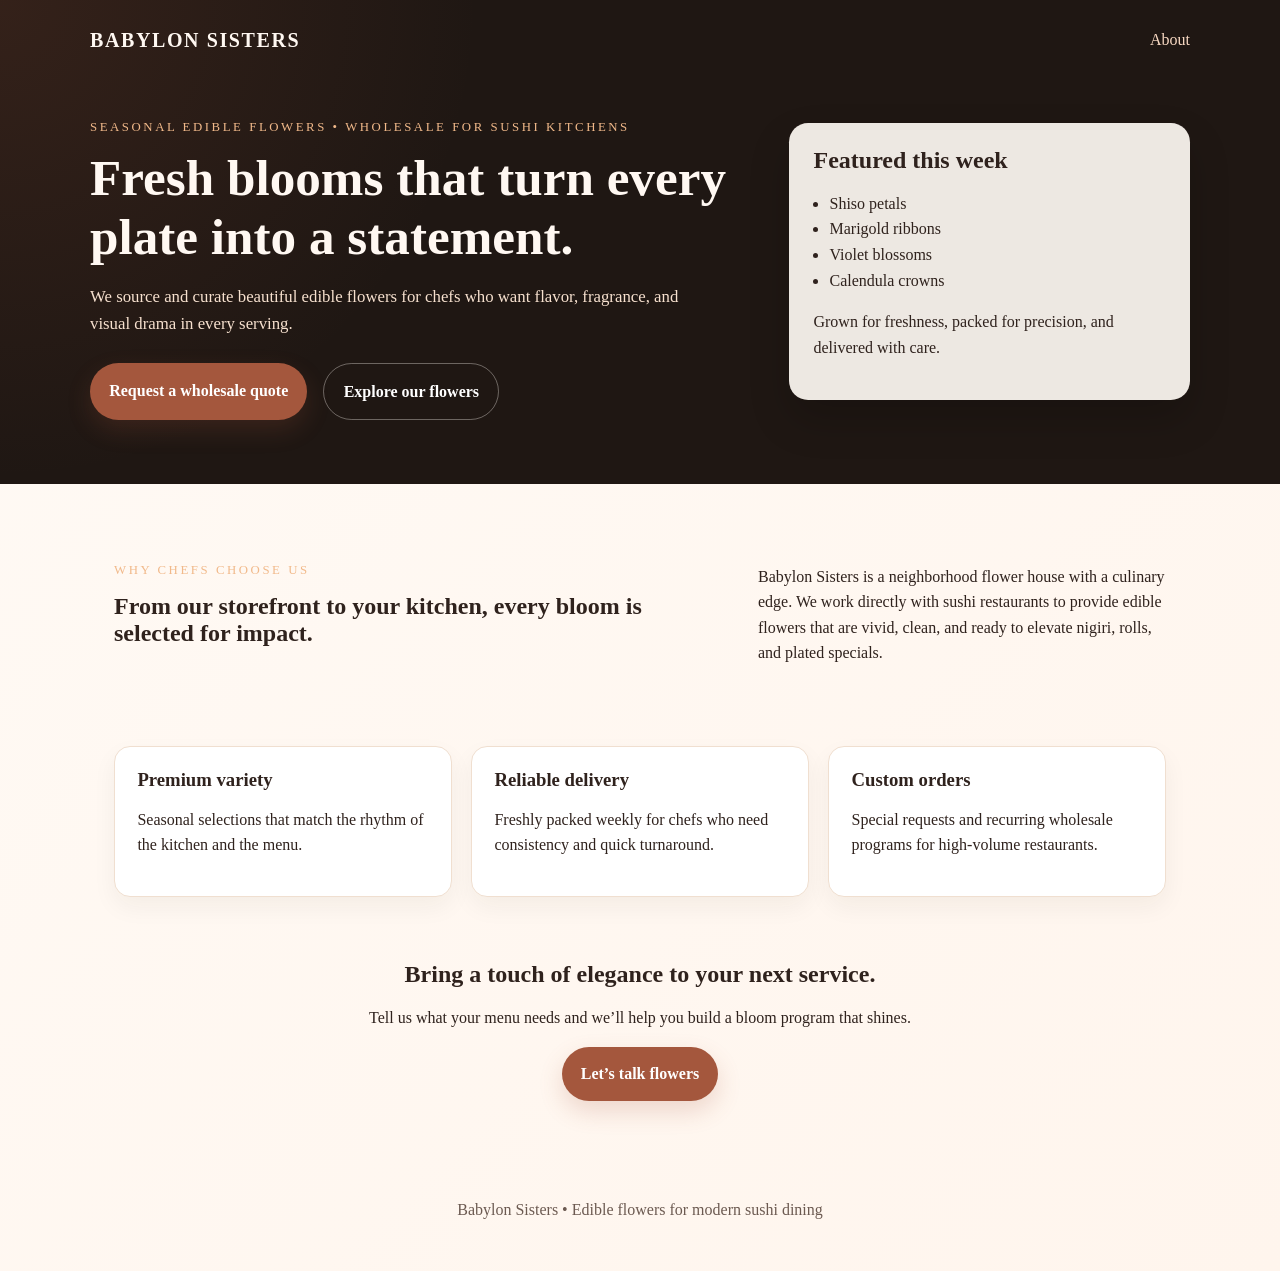
<file: v1/index.html>
<!DOCTYPE html>
<html lang="en">
  <head>
    <meta charset="UTF-8" />
    <meta name="viewport" content="width=device-width, initial-scale=1.0" />
    <title>Babylon Sisters | Edible Flowers for Sushi Restaurants</title>
    <meta
      name="description"
      content="Babylon Sisters supplies premium edible flowers to sushi restaurants, bringing color, aroma, and seasonal luxury to every plate."
    />
    <link rel="stylesheet" href="main.css" />
  </head>
  <body>
    <header class="hero">
      <nav class="nav">
        <a class="brand" href="#">Babylon Sisters</a>
        <a class="nav-link" href="#about">About</a>
      </nav>

      <div class="hero-content">
        <div class="hero-copy">
          <p class="eyebrow">Seasonal edible flowers • wholesale for sushi kitchens</p>
          <h1>Fresh blooms that turn every plate into a statement.</h1>
          <p class="lead">
            We source and curate beautiful edible flowers for chefs who want flavor,
            fragrance, and visual drama in every serving.
          </p>
          <div class="hero-actions">
            <a class="button primary" href="mailto:orders@babylonsisters.com">Request a wholesale quote</a>
            <a class="button secondary" href="#products">Explore our flowers</a>
          </div>
        </div>

        <div class="hero-card" aria-label="Featured flower assortment">
          <h2>Featured this week</h2>
          <ul>
            <li>Shiso petals</li>
            <li>Marigold ribbons</li>
            <li>Violet blossoms</li>
            <li>Calendula crowns</li>
          </ul>
          <p>Grown for freshness, packed for precision, and delivered with care.</p>
        </div>
      </div>
    </header>

    <main>
      <section id="about" class="section intro">
        <div>
          <p class="section-label">Why chefs choose us</p>
          <h2>From our storefront to your kitchen, every bloom is selected for impact.</h2>
        </div>
        <p>
          Babylon Sisters is a neighborhood flower house with a culinary edge. We work directly with
          sushi restaurants to provide edible flowers that are vivid, clean, and ready to elevate
          nigiri, rolls, and plated specials.
        </p>
      </section>

      <section id="products" class="section cards">
        <article class="card">
          <h3>Premium variety</h3>
          <p>Seasonal selections that match the rhythm of the kitchen and the menu.</p>
        </article>
        <article class="card">
          <h3>Reliable delivery</h3>
          <p>Freshly packed weekly for chefs who need consistency and quick turnaround.</p>
        </article>
        <article class="card">
          <h3>Custom orders</h3>
          <p>Special requests and recurring wholesale programs for high-volume restaurants.</p>
        </article>
      </section>

      <section class="section cta">
        <h2>Bring a touch of elegance to your next service.</h2>
        <p>Tell us what your menu needs and we’ll help you build a bloom program that shines.</p>
        <a class="button primary" href="mailto:orders@babylonsisters.com">Let’s talk flowers</a>
      </section>
    </main>

    <footer class="footer">
      <p>Babylon Sisters • Edible flowers for modern sushi dining</p>
    </footer>
  </body>
</html>
</file>
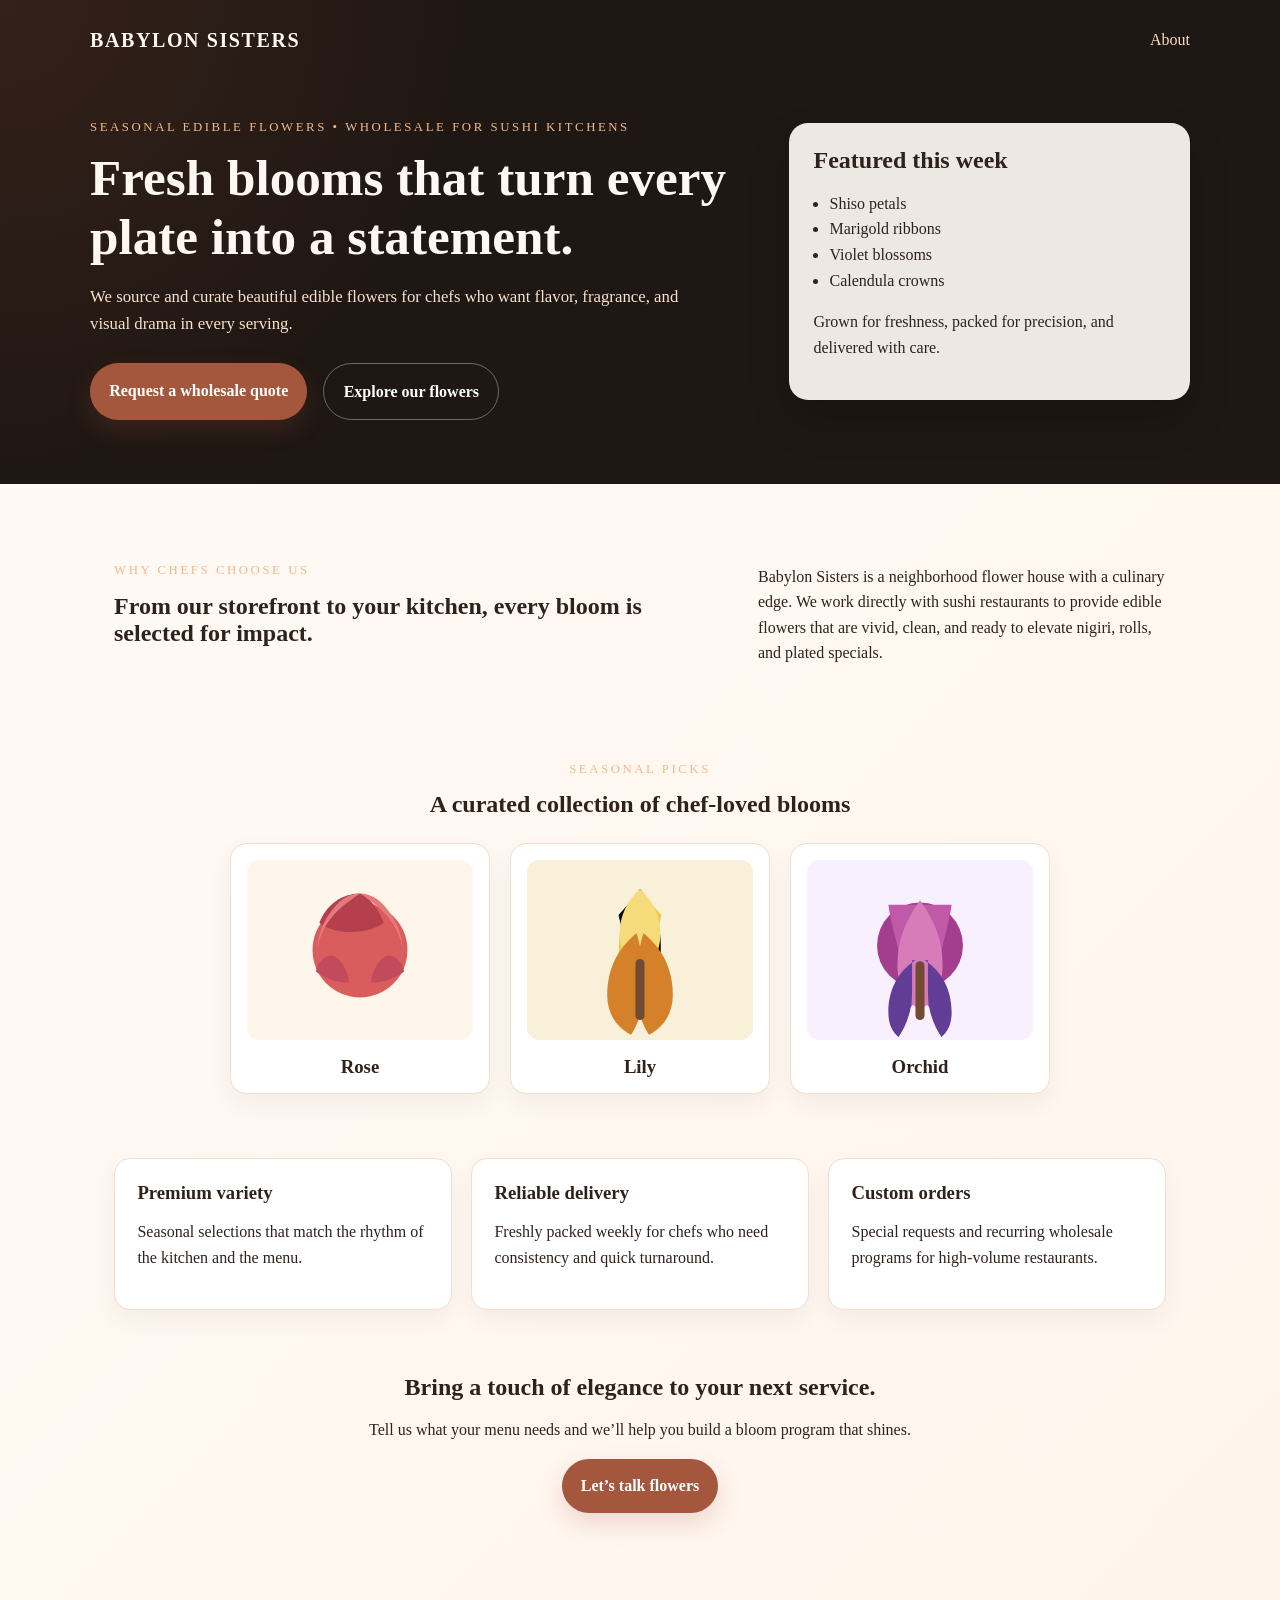
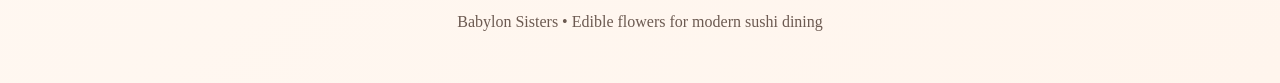
<file: v2/index.html>
<!DOCTYPE html>
<html lang="en">
  <head>
    <meta charset="UTF-8" />
    <meta name="viewport" content="width=device-width, initial-scale=1.0" />
    <title>Babylon Sisters | Edible Flowers for Sushi Restaurants</title>
    <meta
      name="description"
      content="Babylon Sisters supplies premium edible flowers to sushi restaurants, bringing color, aroma, and seasonal luxury to every plate."
    />
    <link rel="stylesheet" href="main.css" />
  </head>
  <body>
    <header class="hero">
      <nav class="nav">
        <a class="brand" href="#">Babylon Sisters</a>
        <a class="nav-link" href="#about">About</a>
      </nav>

      <div class="hero-content">
        <div class="hero-copy">
          <p class="eyebrow">Seasonal edible flowers • wholesale for sushi kitchens</p>
          <h1>Fresh blooms that turn every plate into a statement.</h1>
          <p class="lead">
            We source and curate beautiful edible flowers for chefs who want flavor,
            fragrance, and visual drama in every serving.
          </p>
          <div class="hero-actions">
            <a class="button primary" href="mailto:orders@babylonsisters.com">Request a wholesale quote</a>
            <a class="button secondary" href="#products">Explore our flowers</a>
          </div>
        </div>

        <div class="hero-card" aria-label="Featured flower assortment">
          <h2>Featured this week</h2>
          <ul>
            <li>Shiso petals</li>
            <li>Marigold ribbons</li>
            <li>Violet blossoms</li>
            <li>Calendula crowns</li>
          </ul>
          <p>Grown for freshness, packed for precision, and delivered with care.</p>
        </div>
      </div>
    </header>

    <main>
      <section id="about" class="section intro">
        <div>
          <p class="section-label">Why chefs choose us</p>
          <h2>From our storefront to your kitchen, every bloom is selected for impact.</h2>
        </div>
        <p>
          Babylon Sisters is a neighborhood flower house with a culinary edge. We work directly with
          sushi restaurants to provide edible flowers that are vivid, clean, and ready to elevate
          nigiri, rolls, and plated specials.
        </p>
      </section>

      <section class="section flowers" aria-labelledby="flower-collection-title">
        <div class="section-heading">
          <p class="section-label">Seasonal picks</p>
          <h2 id="flower-collection-title">A curated collection of chef-loved blooms</h2>
        </div>
        <div class="flower-grid">
          <article class="flower-card">
            <img src="data:image/svg+xml,%3Csvg xmlns='http://www.w3.org/2000/svg' viewBox='0 0 200 200'%3E%3Crect width='200' height='200' rx='24' fill='%23fff6eb'/%3E%3Ccircle cx='100' cy='100' r='42' fill='%23d95d5d'/%3E%3Cpath d='M100 50c-16 0-30 10-36 26 8 6 18 8 28 8 10 0 20-2 29-8-6-16-17-26-21-26z' fill='%23b53f4d'/%3E%3Cpath d='M100 50c11 0 20 7 27 18 8 11 11 24 11 37 0-11-4-21-10-30-7-10-16-17-28-25z' fill='%23e47b7b'/%3E%3Cpath d='M100 50c-11 0-20 7-27 18-8 11-11 24-11 37 0-11 4-21 10-30 7-10 16-17 28-25z' fill='%23e47b7b'/%3E%3Cpath d='M74 105c-6 0-12 7-13 14 8 6 19 10 29 10 0-8-4-16-10-22-3-2-4-2-6-2z' fill='%23c14b5a'/%3E%3Cpath d='M126 105c6 0 12 7 13 14-8 6-19 10-29 10 0-8 4-16 10-22 3-2 4-2 6-2z' fill='%23c14b5a'/%3E%3C/svg%3E" alt="Rose blossom" />
            <h3>Rose</h3>
          </article>
          <article class="flower-card">
            <img src="data:image/svg+xml,%3Csvg xmlns='http://www.w3.org/2000/svg' viewBox='0 0 200 200'%3E%3Crect width='200' height='200' rx='24' fill='%23f8f0d8'/%3E%3Cpath d='M100 46c-16 18-20 38-18 62 3 27 20 39 35 46-7-15-10-31-8-48 3-16 8-26 10-37-6-7-11-11-19-23z' fill='%23f0c74f'/%3E%3Cpath d='M100 46c16 18 20 38 18 62-3 27-20 39-35 46 7-15 10-31 8-48-3-16-8-26-10-37 6-7 11-11 19-23z' fill='%23e5a63'/%3E%3Cpath d='M100 46c-11 10-18 23-18 40 0 18 10 32 18 41 8-9 18-23 18-41 0-17-7-30-18-40z' fill='%23f6db7a'/%3E%3Cpath d='M97 85c-18 15-26 33-26 55 0 17 9 29 21 35 8-12 12-28 12-44 0-16-3-31-7-46z' fill='%23d4812a'/%3E%3Cpath d='M103 85c18 15 26 33 26 55 0 17-9 29-21 35-8-12-12-28-12-44 0-16 3-31 7-46z' fill='%23d4812a'/%3E%3Crect x='96' y='108' width='8' height='54' rx='4' fill='%23704b32'/%3E%3C/svg%3E" alt="Lily blossom" />
            <h3>Lily</h3>
          </article>
          <article class="flower-card">
            <img src="data:image/svg+xml,%3Csvg xmlns='http://www.w3.org/2000/svg' viewBox='0 0 200 200'%3E%3Crect width='200' height='200' rx='24' fill='%23f8f0ff'/%3E%3Ccircle cx='100' cy='96' r='38' fill='%23a33d8d'/%3E%3Cpath d='M100 60c-8 18-10 34-6 58 4 20 11 33 24 41-3-16-4-35 0-53 4-20 8-31 10-46-9 0-16 0-28 0z' fill='%23c05aa8'/%3E%3Cpath d='M100 60c8 18 10 34 6 58-4 20-11 33-24 41 3-16 4-35 0-53-4-20-8-31-10-46 9 0 16 0 28 0z' fill='%23c05aa8'/%3E%3Cpath d='M100 56c-14 20-20 36-20 58 0 19 9 31 20 40 11-9 20-21 20-40 0-22-6-38-20-58z' fill='%23d87bb9'/%3E%3Cpath d='M96 109c-16 10-24 27-24 46 0 10 3 17 9 22 7-10 12-24 12-39 0-10-0-20-0-29 1-0-1 0 3 0z' fill='%23613d96'/%3E%3Cpath d='M104 109c16 10 24 27 24 46 0 10-3 17-9 22-7-10-12-24-12-39 0-10 0-20 0-29-1 0 1 0-3 0z' fill='%23613d96'/%3E%3Crect x='96' y='110' width='8' height='52' rx='4' fill='%23704b32'/%3E%3C/svg%3E" alt="Orchid blossom" />
            <h3>Orchid</h3>
          </article>
        </div>
      </section>

      <section id="products" class="section cards">
        <article class="card">
          <h3>Premium variety</h3>
          <p>Seasonal selections that match the rhythm of the kitchen and the menu.</p>
        </article>
        <article class="card">
          <h3>Reliable delivery</h3>
          <p>Freshly packed weekly for chefs who need consistency and quick turnaround.</p>
        </article>
        <article class="card">
          <h3>Custom orders</h3>
          <p>Special requests and recurring wholesale programs for high-volume restaurants.</p>
        </article>
      </section>

      <section class="section cta">
        <h2>Bring a touch of elegance to your next service.</h2>
        <p>Tell us what your menu needs and we’ll help you build a bloom program that shines.</p>
        <a class="button primary" href="mailto:orders@babylonsisters.com">Let’s talk flowers</a>
      </section>
    </main>

    <footer class="footer">
      <p>Babylon Sisters • Edible flowers for modern sushi dining</p>
    </footer>
  </body>
</html>
</file>
<file: v1/main.css>
:root {
  color-scheme: light;
  --bg: #fffaf5;
  --surface: #ffffff;
  --text: #2f221d;
  --muted: #6c5a51;
  --accent: #a4573d;
  --accent-dark: #7d3421;
  --border: #f0dfd0;
}

* {
  box-sizing: border-box;
}

body {
  margin: 0;
  font-family: Georgia, "Times New Roman", serif;
  color: var(--text);
  background: linear-gradient(135deg, #fffaf5 0%, #fff5ed 100%);
  line-height: 1.6;
}

img {
  max-width: 100%;
}

.hero {
  background: radial-gradient(circle at top left, rgba(164, 87, 61, 0.16), transparent 35%), #1f1713;
  color: #fff8f2;
  padding: 1.5rem 1.5rem 4rem;
}

.nav {
  display: flex;
  justify-content: space-between;
  align-items: center;
  max-width: 1100px;
  margin: 0 auto 3rem;
}

.brand {
  color: #fff8f2;
  text-decoration: none;
  font-size: 1.25rem;
  font-weight: 700;
  letter-spacing: 0.08em;
  text-transform: uppercase;
}

.nav-link {
  color: #f8d9c3;
  text-decoration: none;
}

.hero-content {
  max-width: 1100px;
  margin: 0 auto;
  display: grid;
  grid-template-columns: 1.5fr 0.9fr;
  gap: 2rem;
  align-items: center;
}

.eyebrow,
.section-label {
  text-transform: uppercase;
  letter-spacing: 0.2em;
  font-size: 0.8rem;
  color: #f1b98a;
  margin-bottom: 0.75rem;
}

h1,
h2,
h3 {
  line-height: 1.15;
  margin: 0 0 1rem;
}

h1 {
  font-size: clamp(2.2rem, 4vw, 3.6rem);
  max-width: 700px;
}

.lead {
  font-size: 1.05rem;
  max-width: 620px;
  color: #f7e1cf;
}

.hero-actions {
  display: flex;
  flex-wrap: wrap;
  gap: 1rem;
  margin-top: 1.6rem;
}

.button {
  display: inline-block;
  padding: 0.9rem 1.2rem;
  border-radius: 999px;
  text-decoration: none;
  font-weight: 700;
  transition: transform 180ms ease, box-shadow 180ms ease;
}

.button:hover {
  transform: translateY(-2px);
}

.button.primary {
  background: var(--accent);
  color: white;
  box-shadow: 0 10px 24px rgba(164, 87, 61, 0.2);
}

.button.secondary {
  background: transparent;
  color: white;
  border: 1px solid rgba(255, 248, 242, 0.35);
}

.hero-card {
  background: rgba(255, 250, 245, 0.92);
  color: var(--text);
  padding: 1.5rem;
  border-radius: 1.2rem;
  box-shadow: 0 20px 40px rgba(0, 0, 0, 0.18);
}

.hero-card ul {
  padding-left: 1rem;
  margin: 0 0 1rem;
}

.section {
  max-width: 1100px;
  margin: 0 auto;
  padding: 4rem 1.5rem 0;
}

.intro {
  display: grid;
  grid-template-columns: 1.2fr 0.8fr;
  gap: 2rem;
  align-items: start;
}

.cards {
  display: grid;
  grid-template-columns: repeat(3, minmax(0, 1fr));
  gap: 1.2rem;
}

.card {
  background: var(--surface);
  border: 1px solid var(--border);
  border-radius: 1rem;
  padding: 1.4rem;
  box-shadow: 0 10px 24px rgba(47, 34, 29, 0.05);
}

.cta {
  text-align: center;
  padding-bottom: 4rem;
}

.footer {
  text-align: center;
  padding: 1rem 1.5rem 2rem;
  color: var(--muted);
}

@media (max-width: 780px) {
  .hero-content,
  .intro,
  .cards {
    grid-template-columns: 1fr;
  }

  .hero {
    padding-bottom: 3rem;
  }

  .hero-actions {
    flex-direction: column;
  }
}
</file>
<file: v2/main.css>
:root {
  color-scheme: light;
  --bg: #fffaf5;
  --surface: #ffffff;
  --text: #2f221d;
  --muted: #6c5a51;
  --accent: #a4573d;
  --accent-dark: #7d3421;
  --border: #f0dfd0;
}

* {
  box-sizing: border-box;
}

body {
  margin: 0;
  font-family: Georgia, "Times New Roman", serif;
  color: var(--text);
  background: linear-gradient(135deg, #fffaf5 0%, #fff5ed 100%);
  line-height: 1.6;
}

img {
  max-width: 100%;
}

.hero {
  background: radial-gradient(circle at top left, rgba(164, 87, 61, 0.16), transparent 35%), #1f1713;
  color: #fff8f2;
  padding: 1.5rem 1.5rem 4rem;
}

.nav {
  display: flex;
  justify-content: space-between;
  align-items: center;
  max-width: 1100px;
  margin: 0 auto 3rem;
}

.brand {
  color: #fff8f2;
  text-decoration: none;
  font-size: 1.25rem;
  font-weight: 700;
  letter-spacing: 0.08em;
  text-transform: uppercase;
}

.nav-link {
  color: #f8d9c3;
  text-decoration: none;
}

.hero-content {
  max-width: 1100px;
  margin: 0 auto;
  display: grid;
  grid-template-columns: 1.5fr 0.9fr;
  gap: 2rem;
  align-items: center;
}

.eyebrow,
.section-label {
  text-transform: uppercase;
  letter-spacing: 0.2em;
  font-size: 0.8rem;
  color: #f1b98a;
  margin-bottom: 0.75rem;
}

h1,
h2,
h3 {
  line-height: 1.15;
  margin: 0 0 1rem;
}

h1 {
  font-size: clamp(2.2rem, 4vw, 3.6rem);
  max-width: 700px;
}

.lead {
  font-size: 1.05rem;
  max-width: 620px;
  color: #f7e1cf;
}

.hero-actions {
  display: flex;
  flex-wrap: wrap;
  gap: 1rem;
  margin-top: 1.6rem;
}

.button {
  display: inline-block;
  padding: 0.9rem 1.2rem;
  border-radius: 999px;
  text-decoration: none;
  font-weight: 700;
  transition: transform 180ms ease, box-shadow 180ms ease;
}

.button:hover {
  transform: translateY(-2px);
}

.button.primary {
  background: var(--accent);
  color: white;
  box-shadow: 0 10px 24px rgba(164, 87, 61, 0.2);
}

.button.secondary {
  background: transparent;
  color: white;
  border: 1px solid rgba(255, 248, 242, 0.35);
}

.hero-card {
  background: rgba(255, 250, 245, 0.92);
  color: var(--text);
  padding: 1.5rem;
  border-radius: 1.2rem;
  box-shadow: 0 20px 40px rgba(0, 0, 0, 0.18);
}

.hero-card ul {
  padding-left: 1rem;
  margin: 0 0 1rem;
}

.section {
  max-width: 1100px;
  margin: 0 auto;
  padding: 4rem 1.5rem 0;
}

.intro {
  display: grid;
  grid-template-columns: 1.2fr 0.8fr;
  gap: 2rem;
  align-items: start;
}

.section-heading {
  text-align: center;
  margin-bottom: 1.5rem;
}

.flowers {
  padding-top: 4rem;
}

.flower-grid {
  display: flex;
  flex-wrap: wrap;
  justify-content: center;
  gap: 1.25rem;
}

.flower-card {
  flex: 1 1 220px;
  max-width: 260px;
  background: var(--surface);
  border: 1px solid var(--border);
  border-radius: 1rem;
  padding: 1rem;
  box-shadow: 0 10px 24px rgba(47, 34, 29, 0.05);
  display: flex;
  flex-direction: column;
  align-items: center;
  text-align: center;
}

.flower-card img {
  width: 100%;
  height: 180px;
  object-fit: cover;
  border-radius: 0.8rem;
  margin-bottom: 1rem;
  background: #fff6eb;
}

.flower-card h3 {
  margin: 0;
}

.cards {
  display: grid;
  grid-template-columns: repeat(3, minmax(0, 1fr));
  gap: 1.2rem;
}

.card {
  background: var(--surface);
  border: 1px solid var(--border);
  border-radius: 1rem;
  padding: 1.4rem;
  box-shadow: 0 10px 24px rgba(47, 34, 29, 0.05);
}

.cta {
  text-align: center;
  padding-bottom: 4rem;
}

.footer {
  text-align: center;
  padding: 1rem 1.5rem 2rem;
  color: var(--muted);
}

@media (max-width: 780px) {
  .hero-content,
  .intro,
  .cards {
    grid-template-columns: 1fr;
  }

  .flower-grid {
    flex-direction: column;
    align-items: stretch;
  }

  .flower-card {
    max-width: none;
  }

  .hero {
    padding-bottom: 3rem;
  }

  .hero-actions {
    flex-direction: column;
  }
}
</file>
